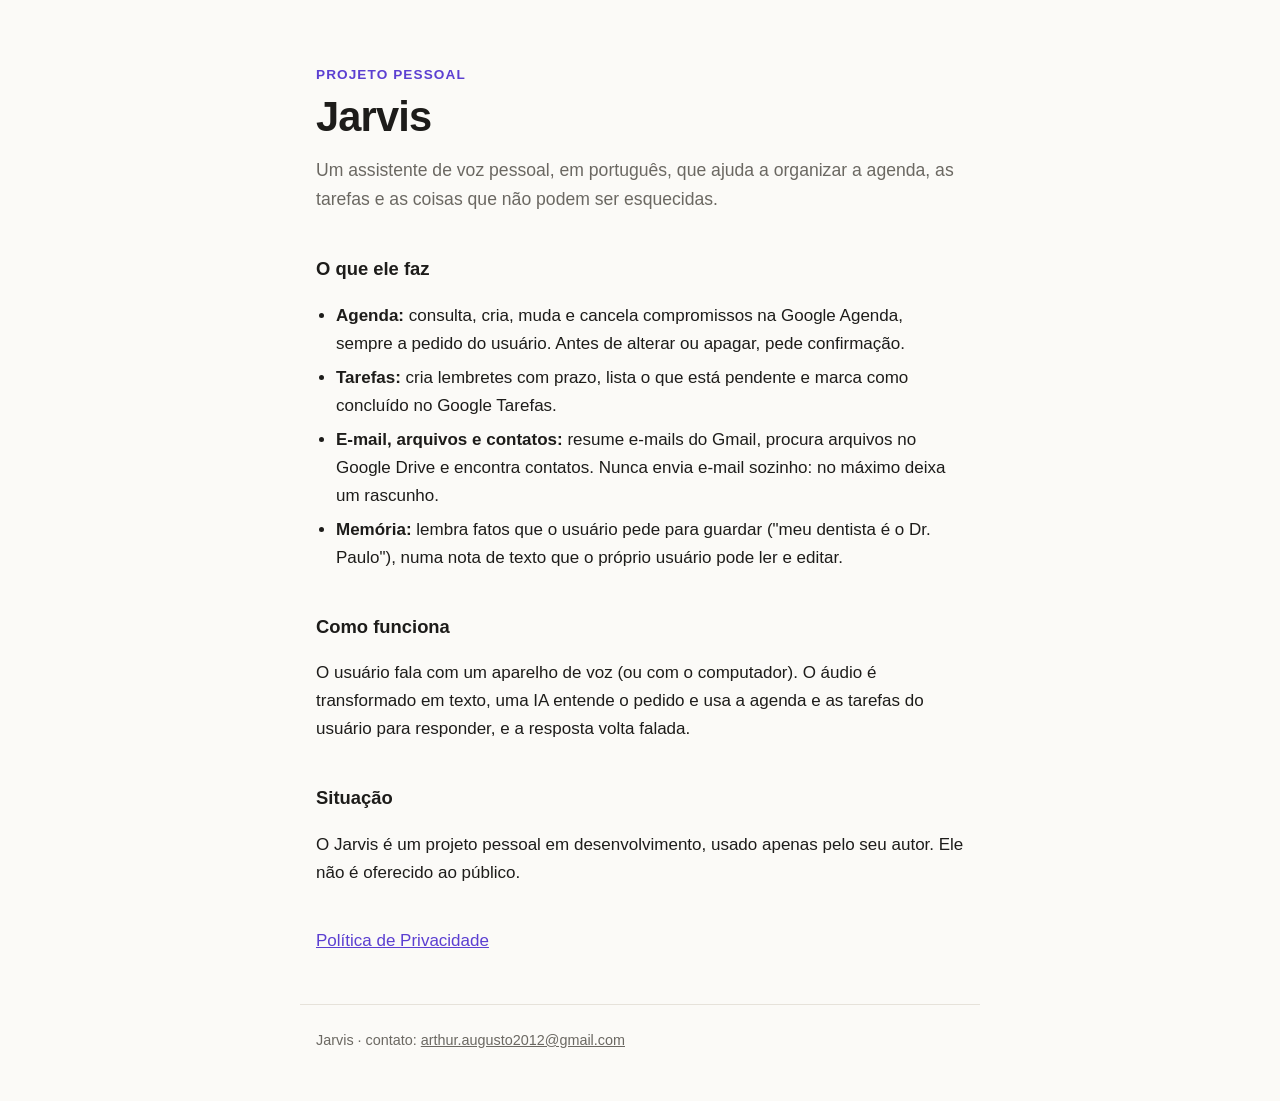
<file: index.html>
<!doctype html>
<html lang="pt-BR">
<head>
<meta charset="utf-8">
<meta name="viewport" content="width=device-width, initial-scale=1">
<title>Jarvis · Assistente de voz pessoal</title>
<meta name="description" content="Jarvis é um assistente de voz pessoal que organiza agenda, tarefas e lembretes.">
<link rel="stylesheet" href="estilo.css">
</head>
<body>
<main>
  <p class="eyebrow">Projeto pessoal</p>
  <h1>Jarvis</h1>
  <p class="lead">Um assistente de voz pessoal, em português, que ajuda a organizar a agenda, as tarefas e as coisas que não podem ser esquecidas.</p>

  <h2>O que ele faz</h2>
  <ul>
    <li><strong>Agenda:</strong> consulta, cria, muda e cancela compromissos na Google Agenda, sempre a pedido do usuário. Antes de alterar ou apagar, pede confirmação.</li>
    <li><strong>Tarefas:</strong> cria lembretes com prazo, lista o que está pendente e marca como concluído no Google Tarefas.</li>
    <li><strong>E-mail, arquivos e contatos:</strong> resume e-mails do Gmail, procura arquivos no Google Drive e encontra contatos. Nunca envia e-mail sozinho: no máximo deixa um rascunho.</li>
    <li><strong>Memória:</strong> lembra fatos que o usuário pede para guardar ("meu dentista é o Dr. Paulo"), numa nota de texto que o próprio usuário pode ler e editar.</li>
  </ul>

  <h2>Como funciona</h2>
  <p>O usuário fala com um aparelho de voz (ou com o computador). O áudio é transformado em texto, uma IA entende o pedido e usa a agenda e as tarefas do usuário para responder, e a resposta volta falada.</p>

  <h2>Situação</h2>
  <p>O Jarvis é um projeto pessoal em desenvolvimento, usado apenas pelo seu autor. Ele não é oferecido ao público.</p>

  <p class="links"><a href="privacidade.html">Política de Privacidade</a></p>
</main>
<footer>Jarvis · contato: <a href="mailto:arthur.augusto2012@gmail.com">arthur.augusto2012@gmail.com</a></footer>
</body>
</html>
</file>
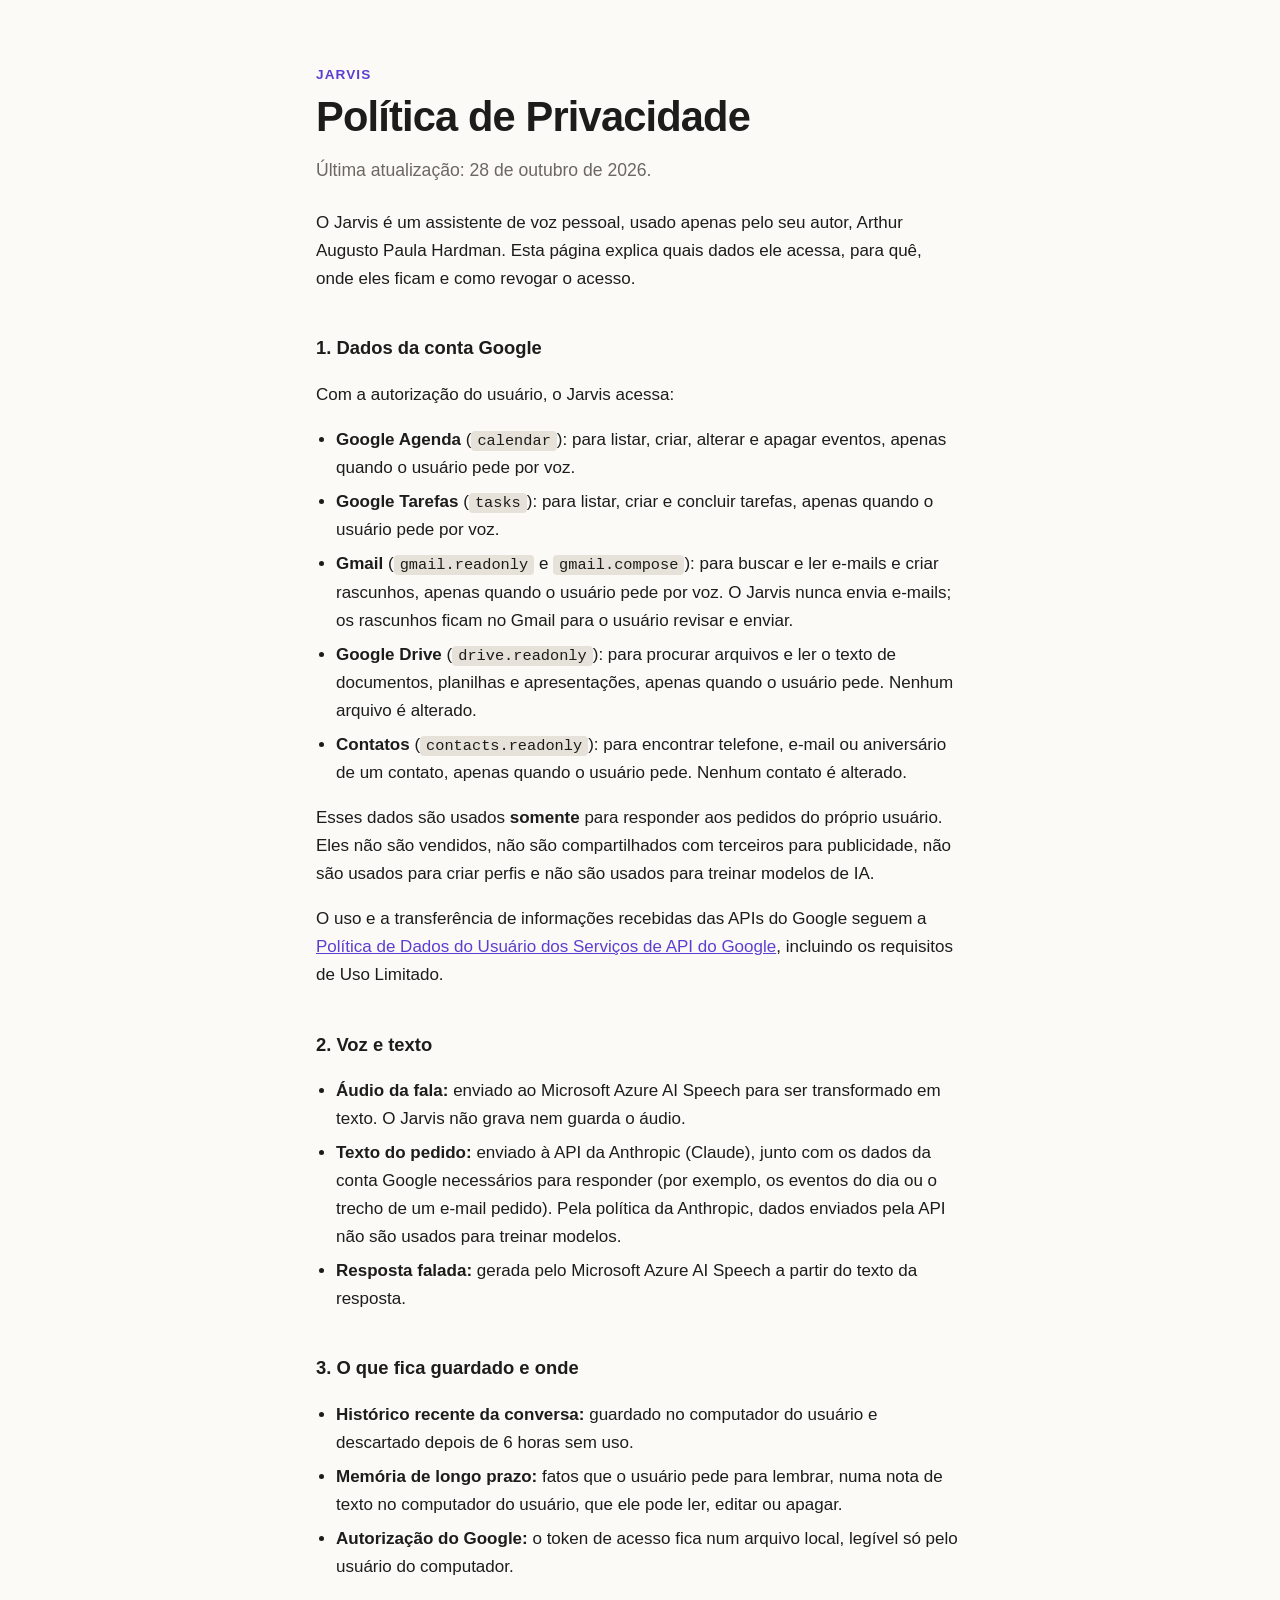
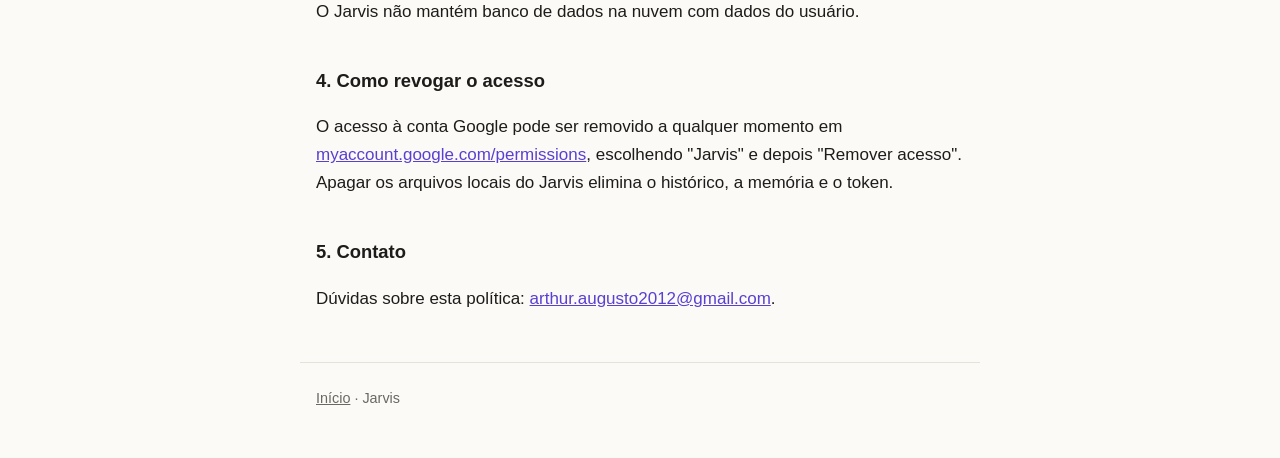
<file: privacidade.html>
<!doctype html>
<html lang="pt-BR">
<head>
<meta charset="utf-8">
<meta name="viewport" content="width=device-width, initial-scale=1">
<title>Política de Privacidade · Jarvis</title>
<meta name="description" content="Como o Jarvis usa e protege os dados do usuário.">
<link rel="stylesheet" href="estilo.css">
</head>
<body>
<main>
  <p class="eyebrow"><a href="./">Jarvis</a></p>
  <h1>Política de Privacidade</h1>
  <p class="lead">Última atualização: 28 de outubro de 2026.</p>

  <p>O Jarvis é um assistente de voz pessoal, usado apenas pelo seu autor, Arthur Augusto Paula Hardman. Esta página explica quais dados ele acessa, para quê, onde eles ficam e como revogar o acesso.</p>

  <h2>1. Dados da conta Google</h2>
  <p>Com a autorização do usuário, o Jarvis acessa:</p>
  <ul>
    <li><strong>Google Agenda</strong> (<code>calendar</code>): para listar, criar, alterar e apagar eventos, apenas quando o usuário pede por voz.</li>
    <li><strong>Google Tarefas</strong> (<code>tasks</code>): para listar, criar e concluir tarefas, apenas quando o usuário pede por voz.</li>
    <li><strong>Gmail</strong> (<code>gmail.readonly</code> e <code>gmail.compose</code>): para buscar e ler e-mails e criar rascunhos, apenas quando o usuário pede por voz. O Jarvis nunca envia e-mails; os rascunhos ficam no Gmail para o usuário revisar e enviar.</li>
    <li><strong>Google Drive</strong> (<code>drive.readonly</code>): para procurar arquivos e ler o texto de documentos, planilhas e apresentações, apenas quando o usuário pede. Nenhum arquivo é alterado.</li>
    <li><strong>Contatos</strong> (<code>contacts.readonly</code>): para encontrar telefone, e-mail ou aniversário de um contato, apenas quando o usuário pede. Nenhum contato é alterado.</li>
  </ul>
  <p>Esses dados são usados <strong>somente</strong> para responder aos pedidos do próprio usuário. Eles não são vendidos, não são compartilhados com terceiros para publicidade, não são usados para criar perfis e não são usados para treinar modelos de IA.</p>
  <p>O uso e a transferência de informações recebidas das APIs do Google seguem a <a href="https://developers.google.com/terms/api-services-user-data-policy">Política de Dados do Usuário dos Serviços de API do Google</a>, incluindo os requisitos de Uso Limitado.</p>

  <h2>2. Voz e texto</h2>
  <ul>
    <li><strong>Áudio da fala:</strong> enviado ao Microsoft Azure AI Speech para ser transformado em texto. O Jarvis não grava nem guarda o áudio.</li>
    <li><strong>Texto do pedido:</strong> enviado à API da Anthropic (Claude), junto com os dados da conta Google necessários para responder (por exemplo, os eventos do dia ou o trecho de um e-mail pedido). Pela política da Anthropic, dados enviados pela API não são usados para treinar modelos.</li>
    <li><strong>Resposta falada:</strong> gerada pelo Microsoft Azure AI Speech a partir do texto da resposta.</li>
  </ul>

  <h2>3. O que fica guardado e onde</h2>
  <ul>
    <li><strong>Histórico recente da conversa:</strong> guardado no computador do usuário e descartado depois de 6 horas sem uso.</li>
    <li><strong>Memória de longo prazo:</strong> fatos que o usuário pede para lembrar, numa nota de texto no computador do usuário, que ele pode ler, editar ou apagar.</li>
    <li><strong>Autorização do Google:</strong> o token de acesso fica num arquivo local, legível só pelo usuário do computador.</li>
  </ul>
  <p>O Jarvis não mantém banco de dados na nuvem com dados do usuário.</p>

  <h2>4. Como revogar o acesso</h2>
  <p>O acesso à conta Google pode ser removido a qualquer momento em <a href="https://myaccount.google.com/permissions">myaccount.google.com/permissions</a>, escolhendo "Jarvis" e depois "Remover acesso". Apagar os arquivos locais do Jarvis elimina o histórico, a memória e o token.</p>

  <h2>5. Contato</h2>
  <p>Dúvidas sobre esta política: <a href="mailto:arthur.augusto2012@gmail.com">arthur.augusto2012@gmail.com</a>.</p>
</main>
<footer><a href="./">Início</a> · Jarvis</footer>
</body>
</html>
</file>
<file: estilo.css>
:root {
  --bg: #fbfaf7;
  --text: #1d1c1a;
  --muted: #6b6862;
  --accent: #5b3fd1;
  --line: #e6e2da;
}
@media (prefers-color-scheme: dark) {
  :root {
    --bg: #141413;
    --text: #ecebe7;
    --muted: #a19e97;
    --accent: #a593ff;
    --line: #2c2b28;
  }
}
* { box-sizing: border-box; }
body {
  margin: 0;
  background: var(--bg);
  color: var(--text);
  font: 17px/1.65 -apple-system, BlinkMacSystemFont, "Segoe UI", Roboto, sans-serif;
}
main { max-width: 680px; margin: 0 auto; padding: 64px 16px 32px; }
h1 { font-size: 2.6rem; line-height: 1.1; margin: 0 0 16px; letter-spacing: -0.02em; }
h2 { font-size: 1.15rem; margin: 40px 0 8px; }
.eyebrow { color: var(--accent); font-weight: 600; font-size: 0.85rem; text-transform: uppercase; letter-spacing: 0.08em; margin: 0 0 8px; }
.eyebrow a { color: inherit; text-decoration: none; }
.lead { color: var(--muted); font-size: 1.1rem; margin: 0 0 24px; }
ul { padding-left: 20px; }
li { margin: 6px 0; }
a { color: var(--accent); }
code { font-size: 0.9em; background: var(--line); padding: 1px 6px; border-radius: 4px; }
.links { margin-top: 40px; }
footer { max-width: 680px; margin: 0 auto; padding: 24px 16px 48px; border-top: 1px solid var(--line); color: var(--muted); font-size: 0.9rem; }
footer a { color: inherit; }
</file>
